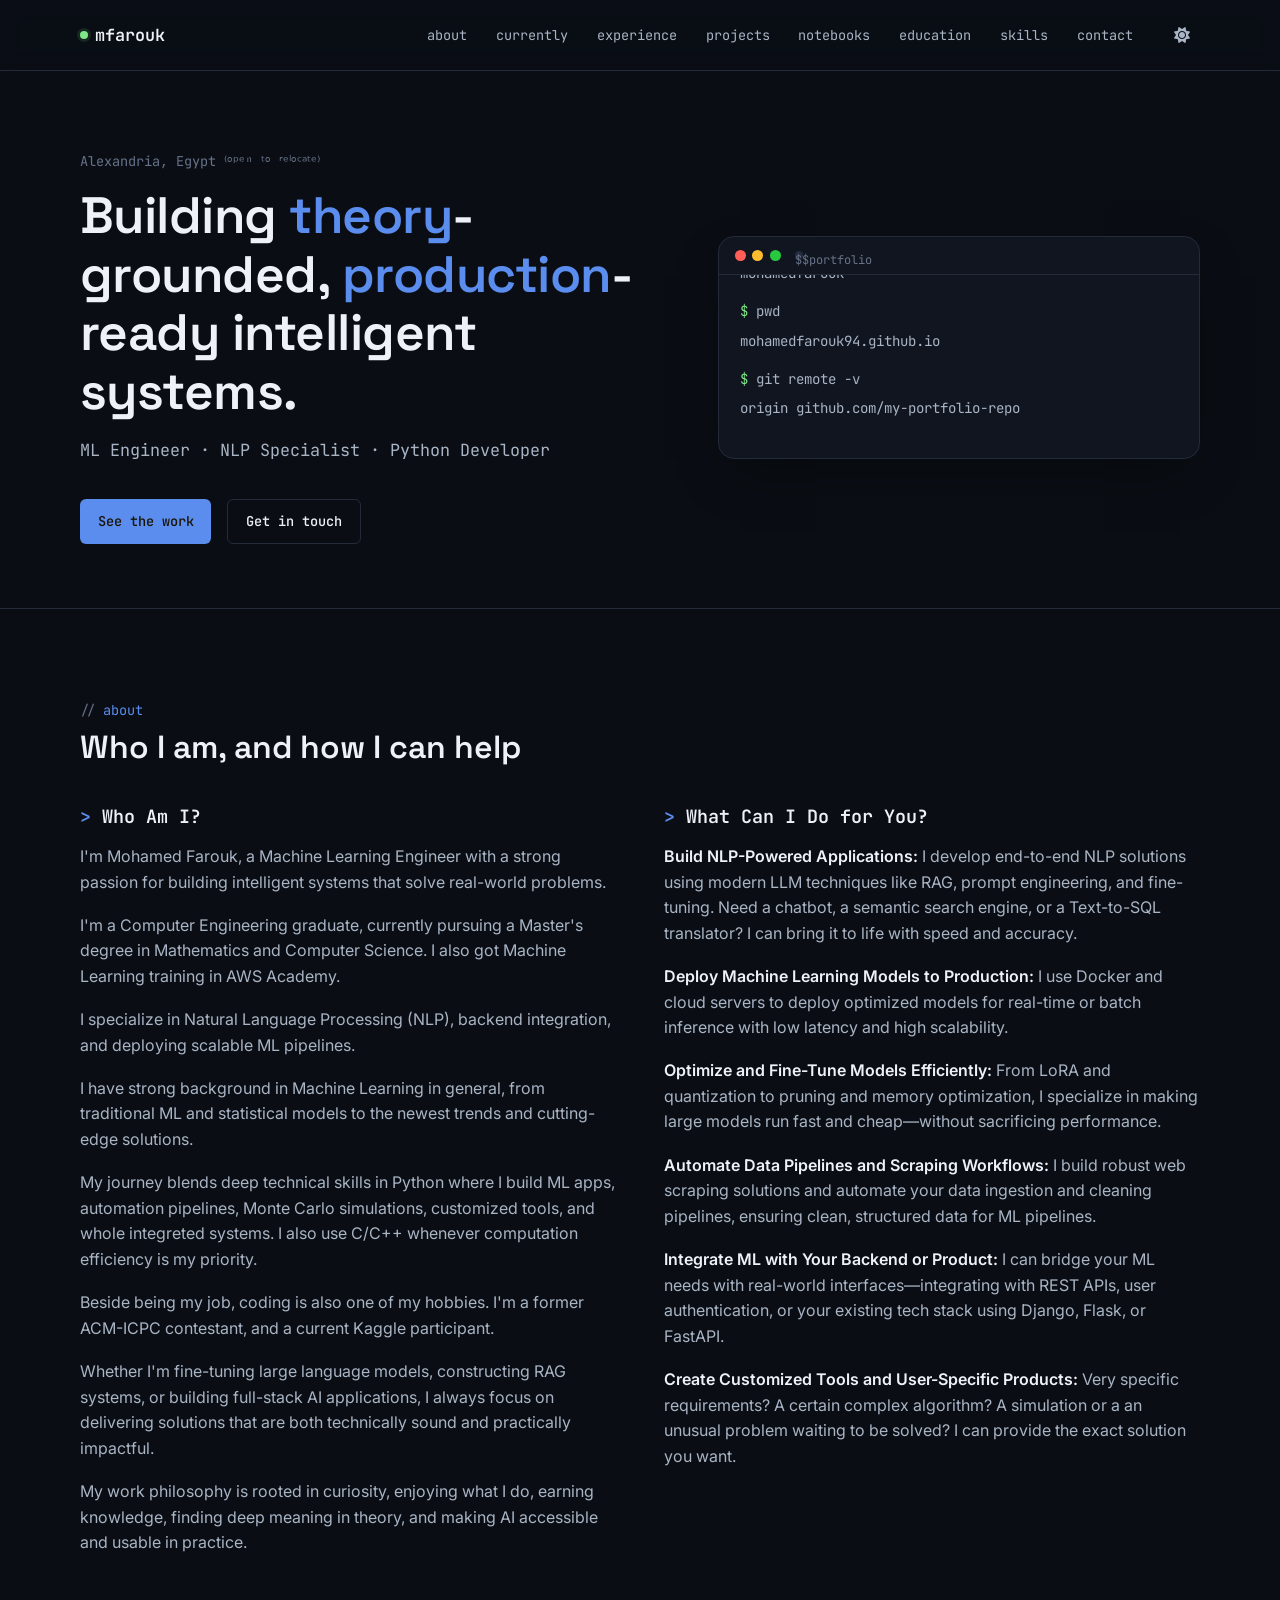
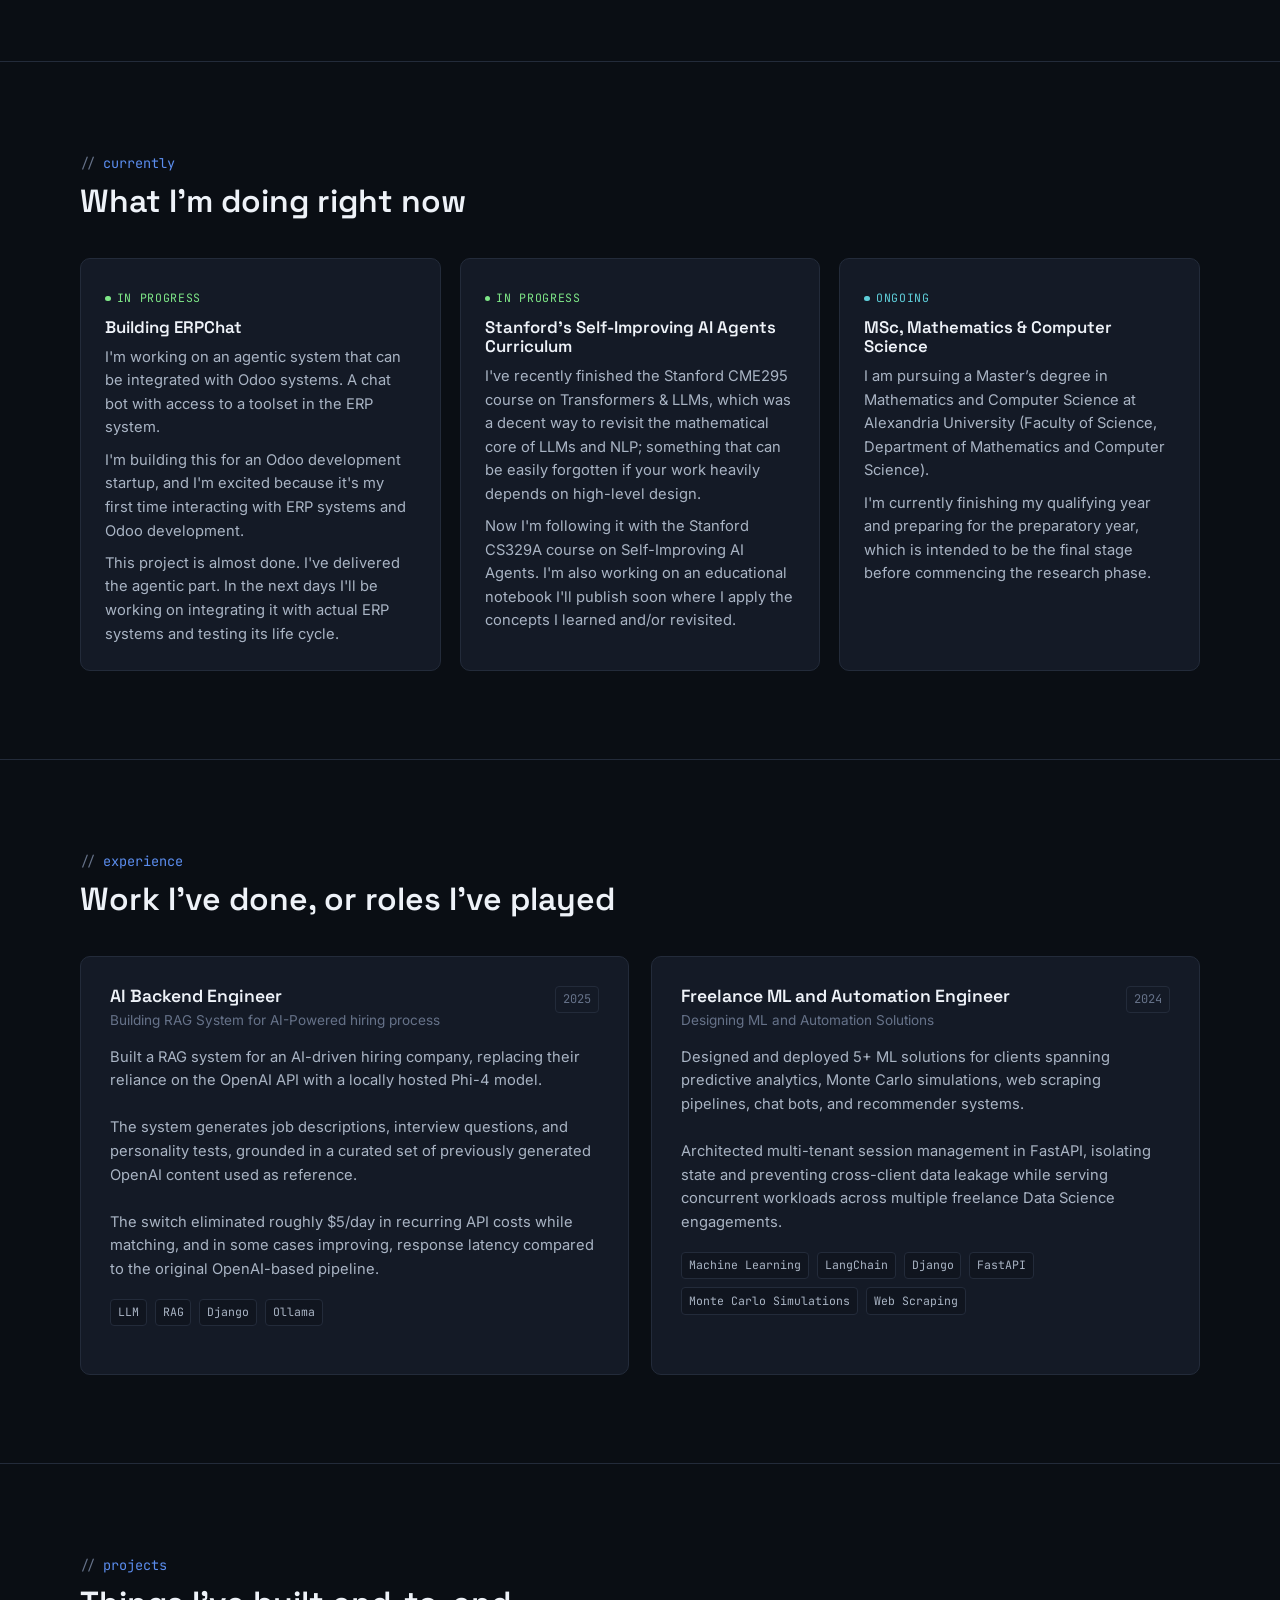
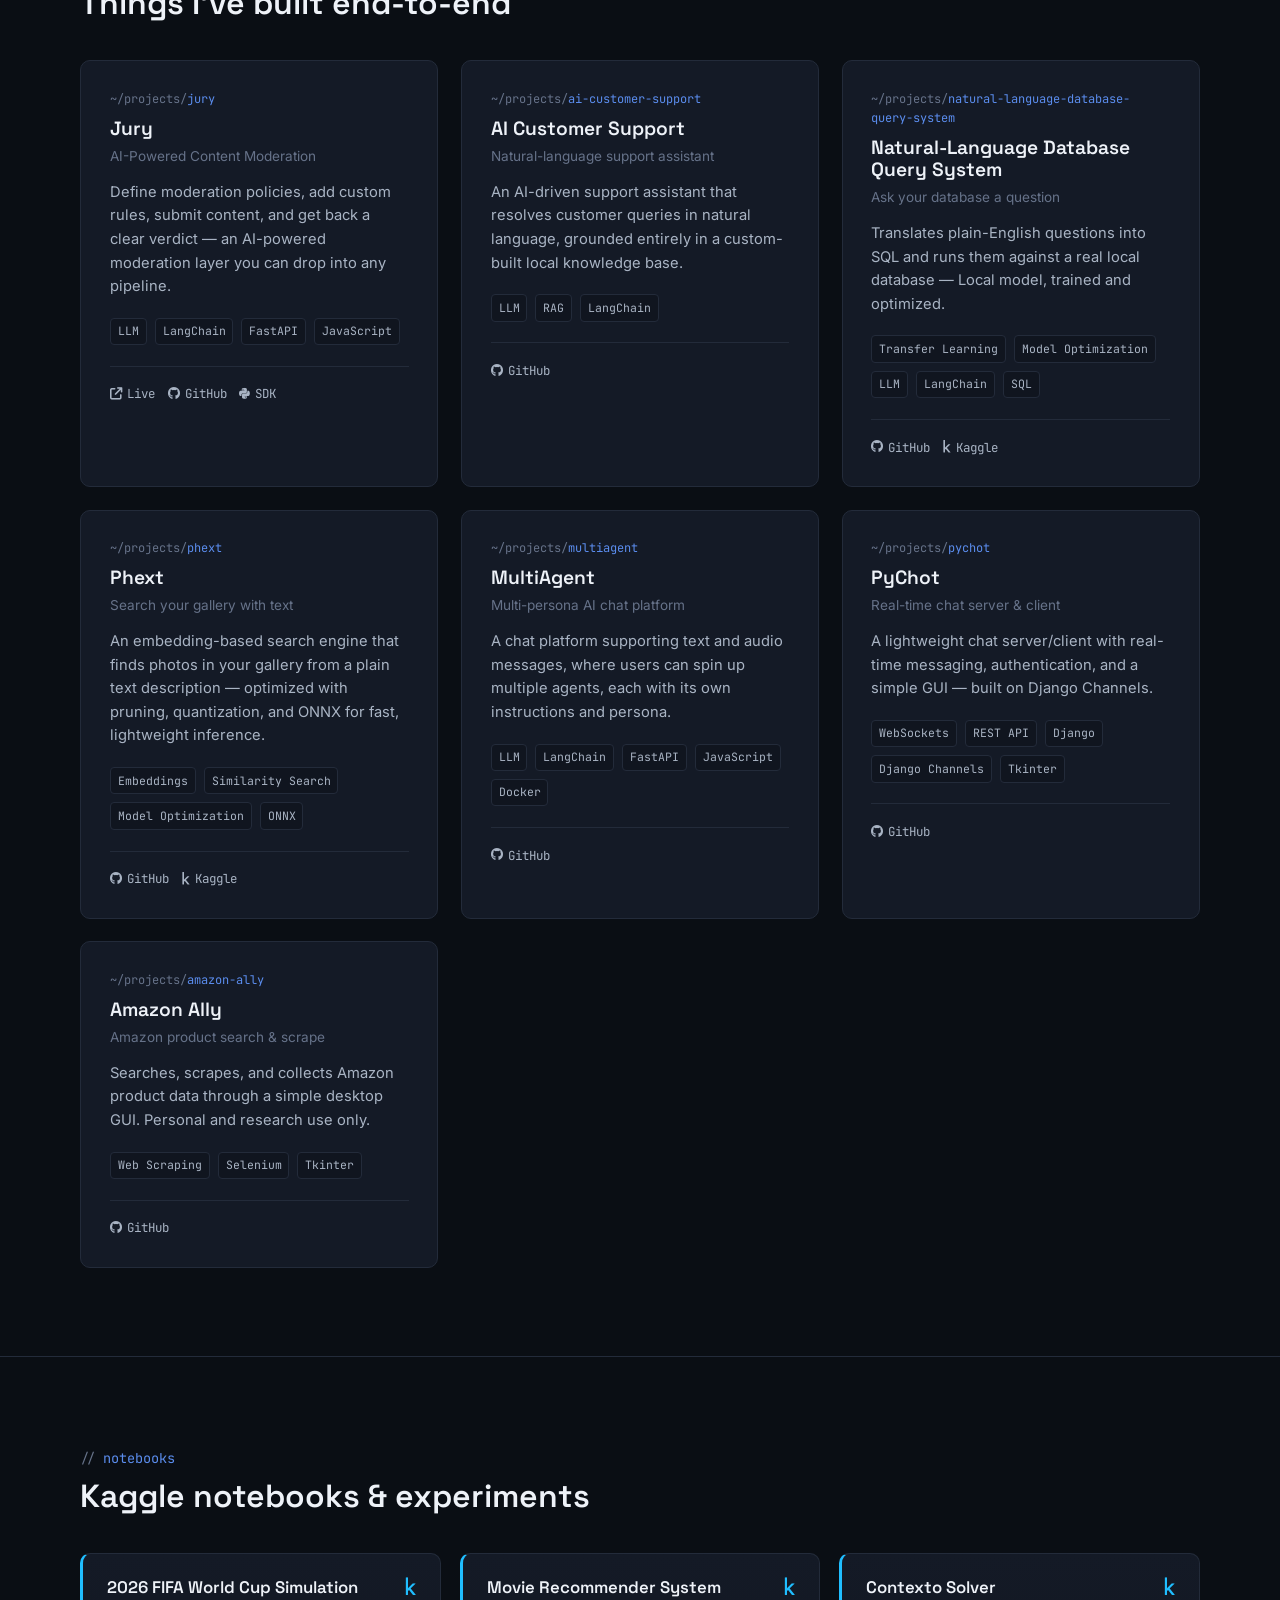
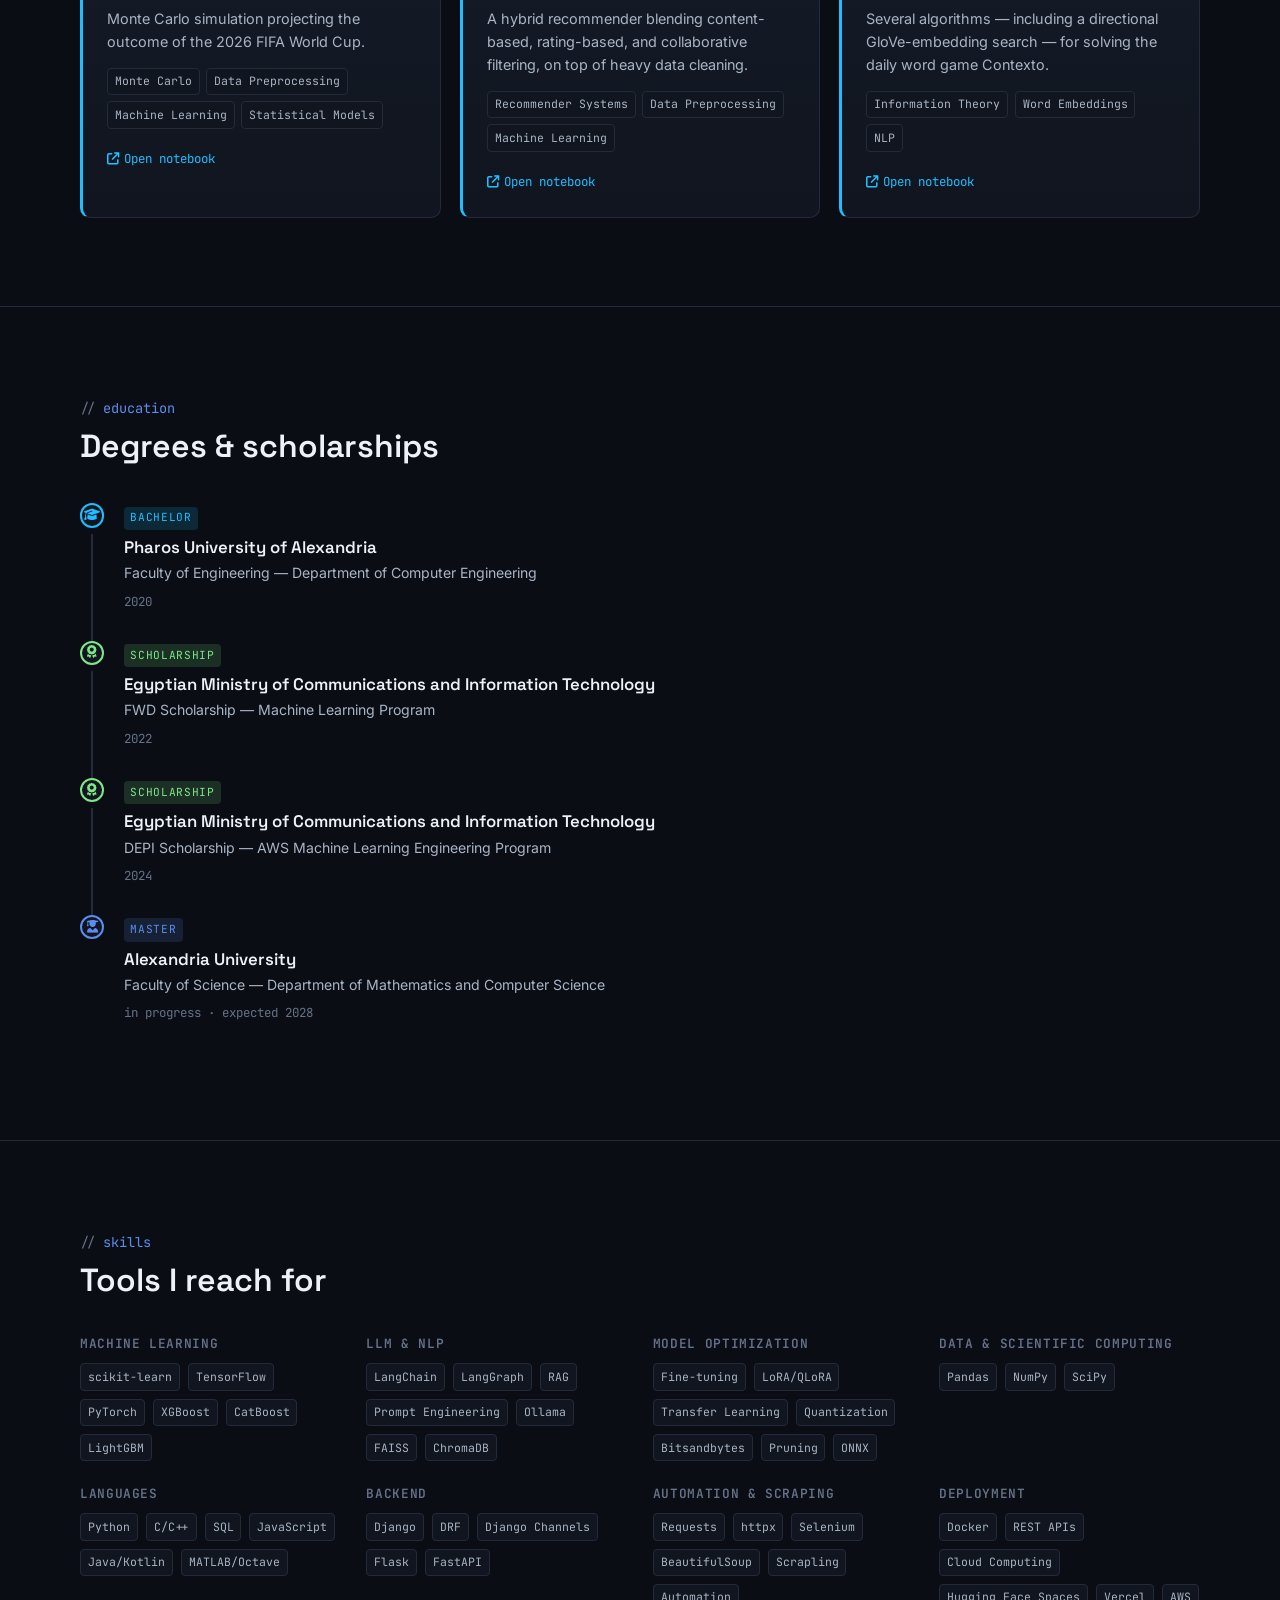
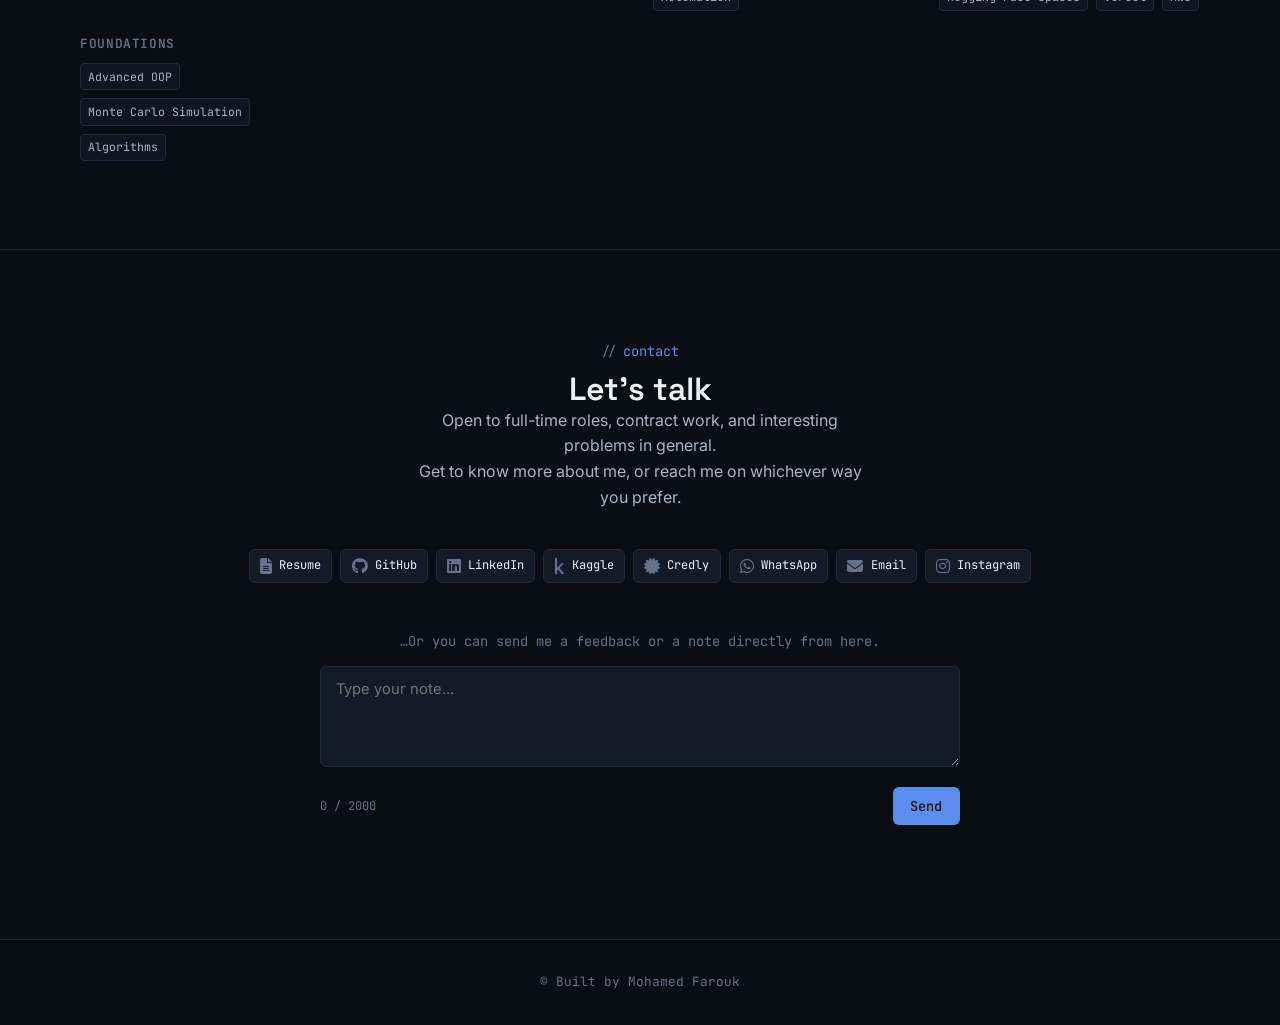
<file: index.html>
<!doctype html>
<html lang="en">
  <head>
    <meta charset="UTF-8" />
    <meta name="viewport" content="width=device-width, initial-scale=1" />
    <meta name="description" content="Mohamed Farouk — ML Engineer, NLP Specialist, Python Developer." />

    <meta property="og:title" content="Mohamed Farouk – ML Engineer & NLP Specialist" />
    <meta property="og:description" content="Portfolio showcasing NLP, ML, and backend projects by Mohamed Farouk." />
    <meta property="og:url" content="https://mohamedfarouk94.github.io/" />
    <meta property="og:type" content="website" />

    <meta name="twitter:card" content="summary" />
    <meta name="twitter:title" content="Mohamed Farouk – ML Engineer & NLP Specialist" />
    <meta name="twitter:description" content="Portfolio showcasing NLP, ML, and backend projects by Mohamed Farouk." />

    <link rel="preconnect" href="https://fonts.googleapis.com" />
    <link rel="preconnect" href="https://fonts.gstatic.com" crossorigin />
    <link rel="icon" type="image/png" href="favicon.png" />
    <link
      href="https://fonts.googleapis.com/css2?family=Space+Grotesk:wght@500;600;700&family=Inter:wght@400;500;600&family=JetBrains+Mono:wght@400;500;600&display=swap"
      rel="stylesheet"
    />
    <link
      rel="stylesheet"
      href="https://cdnjs.cloudflare.com/ajax/libs/font-awesome/6.5.0/css/all.min.css"
    />
    <link rel="stylesheet" href="css/styles.css" />
    <title>Mohamed Farouk — ML Engineer</title>
  </head>

  <body class="dark" id="top">
    <!-- ============================== HEADER / NAV ============================== -->
    <header class="site-header">
      <div class="wrap header-row">
        <a href="#top" class="logo"><span class="dot"></span>mfarouk</a>

        <nav class="nav">
          <ul class="nav__list" id="nav-list">
            <li class="nav__list-item"><a class="nav__link" href="#about">about</a></li>
            <li class="nav__list-item"><a class="nav__link" href="#currently">currently</a></li>
            <li class="nav__list-item"><a class="nav__link" href="#experience">experience</a></li>
            <li class="nav__list-item"><a class="nav__link" href="#projects">projects</a></li>
            <li class="nav__list-item"><a class="nav__link" href="#notebooks">notebooks</a></li>
            <li class="nav__list-item"><a class="nav__link" href="#education">education</a></li>
            <li class="nav__list-item"><a class="nav__link" href="#skills">skills</a></li>
            <li class="nav__list-item"><a class="nav__link" href="#contact">contact</a></li>
          </ul>

          <button type="button" class="icon-btn" id="btn-theme" aria-label="Toggle theme">
            <i class="fas fa-sun" aria-hidden="true"></i>
          </button>
          <button type="button" class="icon-btn nav__hamburger" id="btn-hamburger" aria-label="Toggle navigation">
            <i class="fas fa-bars" aria-hidden="true"></i>
          </button>
        </nav>
      </div>
    </header>

    <main>
      <!-- ============================== HERO ============================== -->
      <section class="hero">
        <div class="wrap hero__grid">
          <div>
            <div class="hero__kicker">Alexandria, Egypt ⁽ᵒᵖᵉⁿ ᵗᵒ ʳᵉˡᵒᶜᵃᵗᵉ⁾</div>
            <h1>Building <span class="accent">theory</span>-grounded, <span class="accent">production</span>-ready intelligent systems.</h1>
            <div class="hero__role">ML Engineer · NLP Specialist · Python Developer</div>
            <div class="hero__actions">
              <a class="btn btn--primary" href="#projects">See the work</a>
              <a class="btn btn--outline" href="#contact">Get in touch</a>
            </div>
          </div>

          <div class="terminal" aria-hidden="true">
            <div class="terminal__bar">
              <span></span><span></span><span></span>
              <span class="terminal__title">$$portfolio</span>
            </div>
            <div class="terminal__body">
              <div class="terminal__line">
              </div>
              <div id="terminal-typed"></div>
            </div>
          </div>
        </div>
      </section>

      <!-- ============================== ABOUT =============================
           Text below is kept unchanged per request — only the markup
           around it is new. Edit the paragraphs directly here. ============ -->
      <section class="section about" id="about">
        <div class="wrap">
          <div class="section-head">
            <div class="eyebrow">about</div>
            <h2>Who I am, and how I can help</h2>
          </div>

          <div class="about__columns">
            <div class="about__body">
              <h3>Who Am I?</h3>
              <p>
                I'm Mohamed Farouk, a Machine Learning Engineer with a strong passion for building intelligent systems that solve real-world problems.
              </p>
              <p>
                I'm a Computer Engineering graduate, currently pursuing a Master's degree in Mathematics and Computer Science. I also got Machine Learning training in AWS Academy.
              </p>
              <p>
                I specialize in Natural Language Processing (NLP), backend integration, and deploying scalable ML pipelines.
              </p>
              <p>
                I have strong background in Machine Learning in general, from traditional ML and statistical models to the newest trends and cutting-edge solutions.
              </p>
              <p>
                My journey blends deep technical skills in Python where I build ML apps, automation pipelines, Monte Carlo simulations, customized tools, and whole integreted systems. I also use C/C++ whenever computation efficiency is my priority.
              </p>
              <p>
                Beside being my job, coding is also one of my hobbies. I'm a former ACM-ICPC contestant, and a current Kaggle participant.
              </p>
              <p>
                Whether I'm fine-tuning large language models, constructing RAG systems, or building full-stack AI applications, I always focus on delivering solutions that are both technically sound and practically impactful.
              </p>
              <p>
                My work philosophy is rooted in curiosity, enjoying what I do, earning knowledge, finding deep meaning in theory, and making AI accessible and usable in practice.
              </p>
            </div>

            <div class="about__body">
              <h3>What Can I Do for You?</h3>
              <p>
                <strong>Build NLP-Powered Applications:</strong> I develop end-to-end NLP solutions using modern LLM techniques like RAG, prompt engineering, and fine-tuning. Need a chatbot, a semantic search engine, or a Text-to-SQL translator? I can bring it to life with speed and accuracy.
              </p>
              <p>
                <strong>Deploy Machine Learning Models to Production:</strong> I use Docker and cloud servers to deploy optimized models for real-time or batch inference with low latency and high scalability.
              </p>
              <p>
                <strong>Optimize and Fine-Tune Models Efficiently:</strong> From LoRA and quantization to pruning and memory optimization, I specialize in making large models run fast and cheap—without sacrificing performance.
              </p>
              <p>
                <strong>Automate Data Pipelines and Scraping Workflows:</strong> I build robust web scraping solutions and automate your data ingestion and cleaning pipelines, ensuring clean, structured data for ML pipelines.
              </p>
              <p>
                <strong>Integrate ML with Your Backend or Product:</strong> I can bridge your ML needs with real-world interfaces—integrating with REST APIs, user authentication, or your existing tech stack using Django, Flask, or FastAPI.
              </p>
              <p>
                <strong>Create Customized Tools and User-Specific Products:</strong> Very specific requirements? A certain complex algorithm? A simulation or a an unusual problem waiting to be solved? I can provide the exact solution you want.
              </p>
            </div>
          </div>
        </div>
      </section>

      <!-- ============================== CURRENTLY ==============================
           Edit CURRENTLY in js/content.js. ========== -->
      <section class="section currently" id="currently">
        <div class="wrap">
          <div class="section-head">
            <div class="eyebrow">currently</div>
            <h2>What I'm doing right now</h2>
          </div>
          <div class="currently__grid" id="currently-grid"></div>
        </div>
      </section>

      <!-- ============================== EXPERIENCE ==============================
     Client/freelance work with no public code. Edit EXPERIENCE in
     js/content.js. ============================================================ -->
      <section class="section experience" id="experience">
        <div class="wrap">
          <div class="section-head">
            <div class="eyebrow">experience</div>
            <h2>Work I've done, or roles I've played</h2>
          </div>
          <div class="experience__grid" id="experience-grid"></div>
        </div>
      </section>

      <!-- ============================== PROJECTS ==============================
           Edit PROJECTS in js/content.js. ======================================= -->
      <section class="section projects" id="projects">
        <div class="wrap">
          <div class="section-head">
            <div class="eyebrow">projects</div>
            <h2>Things I've built end-to-end</h2>
          </div>
          <div class="projects__grid" id="projects-grid"></div>
        </div>
      </section>

      <!-- ============================== NOTEBOOKS ==============================
           Kaggle-only work lives here, kept separate from Projects.
           Edit NOTEBOOKS in js/content.js. ======================================= -->
      <section class="section notebooks" id="notebooks">
        <div class="wrap">
          <div class="section-head">
            <div class="eyebrow">notebooks</div>
            <h2>Kaggle notebooks & experiments</h2>
          </div>
          <div class="notebooks__grid" id="notebooks-grid"></div>
        </div>
      </section>

      <!-- ============================== EDUCATION ==============================
          Edit EDUCATION in js/content.js. ========================================= -->
    <section class="section education" id="education">
      <div class="wrap">
        <div class="section-head">
          <div class="eyebrow">education</div>
          <h2>Degrees & scholarships</h2>
        </div>
        <div class="education__timeline" id="education-timeline"></div>
      </div>
    </section>

      <!-- ============================== SKILLS ==============================
           Edit SKILLS in js/content.js. ======================================= -->
      <section class="section skills" id="skills">
        <div class="wrap">
          <div class="section-head">
            <div class="eyebrow">skills</div>
            <h2>Tools I reach for</h2>
          </div>
          <div class="skills__groups" id="skills-groups"></div>
        </div>
      </section>

      <!-- ============================== CONTACT ==============================
           Edit CONTACT_LINKS in js/content.js. ================================= -->
      <section class="section contact" id="contact">
        <div class="wrap">
          <div class="section-head">
            <div class="eyebrow">contact</div>
            <h2>Let's talk</h2>
            <p class="contact__lead">
              Open to full-time roles, contract work, and interesting problems in general.<br>
              Get to know more about me, or reach me on whichever way you prefer.
            </p>
          </div>
          <div class="contact__row" id="contact-row"></div>
            <div class="feedback-box">
            <p class="feedback-box__lead">…Or you can send me a feedback or a note directly from here.</p>
            <form id="feedback-form" class="feedback-form">
              <textarea id="feedback-text" class="feedback-form__textarea" maxlength="2000" rows="4" placeholder="Type your note..." required></textarea>
              <div class="feedback-form__footer">
                <span class="feedback-form__count" id="feedback-count">0 / 2000</span>
                <button type="submit" class="btn btn--primary" id="feedback-submit">Send</button>
              </div>
              <p class="feedback-form__status" id="feedback-status" aria-live="polite"></p>
            </form>
          </div>
        </div>
      </section>
    </main>

    <a href="#top" class="scroll-top" id="scroll-top" aria-label="Scroll to top">
      <i class="fas fa-arrow-up" aria-hidden="true"></i>
    </a>

    <footer class="site-footer">
      <div class="wrap">© Built by Mohamed Farouk</div>
    </footer>

    <script src="js/content.js"></script>
    <script src="js/render.js"></script>
    <script src="js/main.js"></script>
  </body>
</html>
</file>
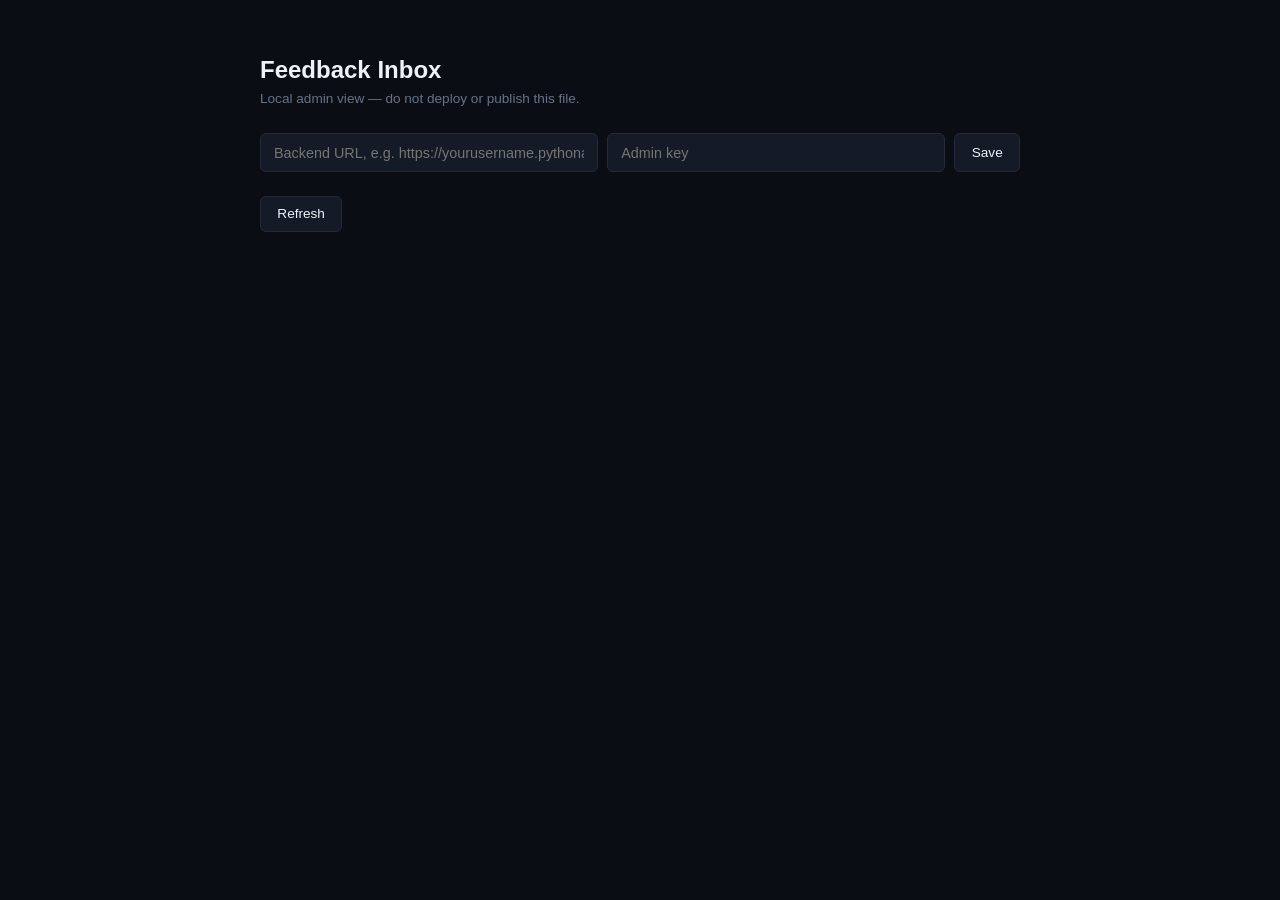
<file: feedback/admin.html>
<!doctype html>
<html lang="en">
<head>
<meta charset="UTF-8" />
<meta name="viewport" content="width=device-width, initial-scale=1" />
<title>Feedback Inbox (local only)</title>
<style>
  :root {
    --bg: #0a0e14;
    --surface: #141a26;
    --border: #232b3a;
    --fg: #a9b4c4;
    --fg-strong: #eef2f8;
    --fg-dim: #667289;
    --accent: #5b8dee;
    --danger: #ff6b6b;
  }
  * { box-sizing: border-box; }
  body {
    background: var(--bg);
    color: var(--fg);
    font-family: -apple-system, "Inter", sans-serif;
    margin: 0;
    padding: 2.5em 1.5em 4em;
  }
  .wrap { max-width: 760px; margin: 0 auto; }
  h1 {
    color: var(--fg-strong);
    font-size: 1.5rem;
    margin-bottom: 0.3em;
  }
  .sub {
    color: var(--fg-dim);
    font-size: 0.85rem;
    margin-bottom: 2em;
  }
  .config-row {
    display: flex;
    gap: 0.6em;
    margin-bottom: 1.5em;
    flex-wrap: wrap;
  }
  input[type="text"], input[type="password"] {
    flex: 1;
    min-width: 200px;
    padding: 0.7em 0.9em;
    background: var(--surface);
    border: 1px solid var(--border);
    border-radius: 6px;
    color: var(--fg-strong);
    font-family: inherit;
    font-size: 0.9rem;
  }
  button {
    padding: 0.7em 1.2em;
    border: 1px solid var(--border);
    border-radius: 6px;
    background: var(--surface);
    color: var(--fg-strong);
    font-family: inherit;
    font-size: 0.85rem;
    cursor: pointer;
  }
  button:hover { border-color: var(--accent); color: var(--accent); }
  button.danger:hover { border-color: var(--danger); color: var(--danger); }
  button:disabled { opacity: 0.5; cursor: not-allowed; }

  .status {
    font-size: 0.85rem;
    color: var(--fg-dim);
    margin-bottom: 1.5em;
    min-height: 1.2em;
  }
  .status.is-error { color: var(--danger); }

  .msg-card {
    background: var(--surface);
    border: 1px solid var(--border);
    border-radius: 10px;
    padding: 1.2em 1.4em;
    margin-bottom: 1em;
  }
  .msg-card__meta {
    display: flex;
    justify-content: space-between;
    align-items: center;
    font-size: 0.75rem;
    color: var(--fg-dim);
    margin-bottom: 0.8em;
    flex-wrap: wrap;
    gap: 0.5em;
  }
  .msg-card__text {
    color: var(--fg-strong);
    white-space: pre-wrap;
    line-height: 1.5;
    margin-bottom: 0.9em;
  }
  .empty {
    color: var(--fg-dim);
    text-align: center;
    padding: 3em 0;
  }
</style>
</head>
<body>
  <div class="wrap">
    <h1>Feedback Inbox</h1>
    <div class="sub">Local admin view — do not deploy or publish this file.</div>

    <div class="config-row">
      <input type="text" id="api-url" placeholder="Backend URL, e.g. https://yourusername.pythonanywhere.com" />
      <input type="password" id="admin-key" placeholder="Admin key" />
      <button id="save-config">Save</button>
    </div>

    <div class="config-row">
      <button id="refresh-btn">Refresh</button>
    </div>

    <div class="status" id="status"></div>
    <div id="messages"></div>
  </div>

<script>
  const els = {
    apiUrl: document.getElementById("api-url"),
    adminKey: document.getElementById("admin-key"),
    saveBtn: document.getElementById("save-config"),
    refreshBtn: document.getElementById("refresh-btn"),
    status: document.getElementById("status"),
    messages: document.getElementById("messages"),
  };

  // Load any previously saved config from this browser's local storage.
  els.apiUrl.value = localStorage.getItem("feedback-api-url") || "";
  els.adminKey.value = localStorage.getItem("feedback-admin-key") || "";

  els.saveBtn.addEventListener("click", () => {
    localStorage.setItem("feedback-api-url", els.apiUrl.value.trim().replace(/\/$/, ""));
    localStorage.setItem("feedback-admin-key", els.adminKey.value.trim());
    setStatus("Saved.");
    loadMessages();
  });

  els.refreshBtn.addEventListener("click", loadMessages);

  function setStatus(text, isError = false) {
    els.status.textContent = text;
    els.status.className = "status" + (isError ? " is-error" : "");
  }

  function getConfig() {
    const apiUrl = localStorage.getItem("feedback-api-url") || "";
    const adminKey = localStorage.getItem("feedback-admin-key") || "";
    return { apiUrl, adminKey };
  }

  function formatTime(iso) {
    try {
      return new Date(iso).toLocaleString();
    } catch {
      return iso;
    }
  }

  async function loadMessages() {
    const { apiUrl, adminKey } = getConfig();
    if (!apiUrl || !adminKey) {
      setStatus("Enter the backend URL and admin key, then click Save.", true);
      return;
    }

    setStatus("Loading...");
    try {
      const res = await fetch(`${apiUrl}/api/messages`, {
        headers: { "X-Admin-Key": adminKey },
      });
      if (res.status === 401) {
        setStatus("Unauthorized — check your admin key.", true);
        return;
      }
      if (!res.ok) throw new Error(`Request failed (${res.status})`);

      const data = await res.json();
      renderMessages(data);
      setStatus(`${data.length} message${data.length === 1 ? "" : "s"} — last refreshed ${new Date().toLocaleTimeString()}`);
    } catch (err) {
      setStatus(`Failed to load: ${err.message}`, true);
    }
  }

  async function deleteMessage(id) {
    const { apiUrl, adminKey } = getConfig();
    if (!confirm("Delete this message? This can't be undone.")) return;

    try {
      const res = await fetch(`${apiUrl}/api/messages/${id}`, {
        method: "DELETE",
        headers: { "X-Admin-Key": adminKey },
      });
      if (!res.ok) throw new Error(`Request failed (${res.status})`);
      loadMessages();
    } catch (err) {
      setStatus(`Failed to delete: ${err.message}`, true);
    }
  }

  function renderMessages(list) {
    if (!list.length) {
      els.messages.innerHTML = '<div class="empty">No messages yet.</div>';
      return;
    }
    els.messages.innerHTML = list
      .map(
        (m) => `
        <div class="msg-card">
          <div class="msg-card__meta">
            <span>${formatTime(m.created_at)} · ${m.ip}</span>
            <button class="danger" data-id="${m.id}">Delete</button>
          </div>
          <div class="msg-card__text"></div>
        </div>`
      )
      .join("");

    // set text via textContent (not innerHTML) so message text can never
    // be interpreted as HTML/script
    const cards = els.messages.querySelectorAll(".msg-card");
    cards.forEach((card, i) => {
      card.querySelector(".msg-card__text").textContent = list[i].text;
      card.querySelector("button.danger").addEventListener("click", (e) => {
        deleteMessage(e.target.dataset.id);
      });
    });
  }

  if (getConfig().apiUrl && getConfig().adminKey) {
    loadMessages();
  }
</script>
</body>
</html>
</file>
<file: css/styles.css>
/* ===================================================================
   TOKENS
=================================================================== */
* {
  margin: 0;
  padding: 0;
  border: 0;
  box-sizing: border-box;
}

:root {
  --font-display: "Space Grotesk", sans-serif;
  --font-body: "Inter", sans-serif;
  --font-mono: "JetBrains Mono", monospace;

  --radius-sm: 6px;
  --radius-md: 10px;
  --radius-lg: 16px;

  --max-w: 1120px;

  --kaggle: #20beff;
}

.dark {
  --bg: #0a0e14;
  --bg-elevated: #10151f;
  --surface: #141a26;
  --surface-hover: #182031;
  --border: #232b3a;
  --fg: #a9b4c4;
  --fg-strong: #eef2f8;
  --fg-dim: #667289;
  --accent: #5b8dee;
  --accent-strong: #7ba3f2;
  --accent-soft: rgba(91, 141, 238, 0.12);
  --accent-2: #7ee787;
  --accent-2-soft: rgba(126, 231, 135, 0.12);
  --shadow: 0 20px 50px -20px rgba(0, 0, 0, 0.6);
}

.light {
  --bg: #f4f6f9;
  --bg-elevated: #ffffff;
  --surface: #ffffff;
  --surface-hover: #eef1f6;
  --border: #dde2ea;
  --fg: #4a5162;
  --fg-strong: #171b26;
  --fg-dim: #8991a3;
  --accent: #5b8dee;
  --accent-strong: #7ba3f2;
  --accent-soft: rgba(91, 141, 238, 0.12);
  --accent-2: #1f8a4c;
  --accent-2-soft: rgba(31, 138, 76, 0.1);
  --shadow: 0 20px 50px -25px rgba(30, 40, 60, 0.25);
}

html {
  scroll-behavior: smooth;
}

body {
  background: var(--bg);
  color: var(--fg);
  font-family: var(--font-body);
  line-height: 1.6;
  -webkit-font-smoothing: antialiased;
}

h1, h2, h3, h4 {
  font-family: var(--font-display);
  color: var(--fg-strong);
  line-height: 1.15;
  font-weight: 600;
}

a {
  color: inherit;
  text-decoration: none;
}

ul {
  list-style: none;
}

::selection {
  background: var(--accent);
  color: var(--bg);
}

.wrap {
  max-width: var(--max-w);
  width: 92%;
  margin: 0 auto;
}

@media (prefers-reduced-motion: reduce) {
  *, *::before, *::after {
    animation-duration: 0.001ms !important;
    transition-duration: 0.001ms !important;
  }
}

/* ===================================================================
   EYEBROW / SECTION LABEL — "// comment" motif
=================================================================== */
.eyebrow {
  display: inline-flex;
  align-items: center;
  gap: 0.5em;
  font-family: var(--font-mono);
  font-size: 0.85rem;
  color: var(--accent);
  margin-bottom: 0.6em;
}

.eyebrow::before {
  content: "//";
  color: var(--fg-dim);
}

.section-head {
  margin-bottom: 2.4em;
}

.section-head h2 {
  font-size: 2rem;
}

.section {
  padding: 5.5em 0;
  border-top: 1px solid var(--border);
}

/* ===================================================================
   HEADER / NAV
=================================================================== */
.site-header {
  position: sticky;
  top: 0;
  z-index: 50;
  background: color-mix(in srgb, var(--bg) 85%, transparent);
  backdrop-filter: blur(10px);
  border-bottom: 1px solid var(--border);
}

.header-row {
  height: 4.4em;
  display: flex;
  align-items: center;
  justify-content: space-between;
}

.logo {
  font-family: var(--font-mono);
  font-weight: 600;
  font-size: 1.05rem;
  color: var(--fg-strong);
  display: flex;
  align-items: center;
  gap: 0.4em;
}

.logo .dot {
  width: 0.5em;
  height: 0.5em;
  border-radius: 50%;
  background: var(--accent-2);
  box-shadow: 0 0 0 3px var(--accent-2-soft);
}

.nav {
  display: flex;
  align-items: center;
  gap: 2em;
}

.nav__list {
  display: flex;
  gap: 1.8em;
}

.nav__link {
  font-family: var(--font-mono);
  font-size: 0.85rem;
  color: var(--fg);
  position: relative;
  padding-bottom: 0.2em;
}

.nav__link:hover {
  color: var(--fg-strong);
}

.nav__link::before {
  content: "";
  position: absolute;
  left: 0;
  bottom: 0;
  height: 2px;
  width: 0%;
  background: var(--accent);
  transition: width 0.2s ease;
}

.nav__link:hover::before {
  width: 100%;
}

.icon-btn {
  display: inline-flex;
  align-items: center;
  justify-content: center;
  width: 2.2em;
  height: 2.2em;
  border-radius: var(--radius-sm);
  color: var(--fg);
  font-size: 1rem;
  background: transparent;
  cursor: pointer;
}

.icon-btn:hover {
  background: var(--surface-hover);
  color: var(--accent);
}

.nav__hamburger {
  display: none;
}

@media (max-width: 780px) {
  .nav__list {
    display: none;
    position: absolute;
    top: 4.4em;
    left: 0;
    right: 0;
    flex-direction: column;
    gap: 0;
    background: var(--bg-elevated);
    border-bottom: 1px solid var(--border);
    padding: 0.5em 0;
  }
  .nav__list.is-open {
    display: flex;
  }
  .nav__list-item {
    width: 100%;
  }
  .nav__link {
    display: block;
    padding: 0.9em 6%;
  }
  .nav__hamburger {
    display: inline-flex;
  }
}

/* ===================================================================
   HERO — terminal boot sequence (signature element)
=================================================================== */
.hero {
  padding: 5em 0 4em;
}

.hero__grid {
  display: grid;
  grid-template-columns: 1.1fr 0.9fr;
  gap: 3em;
  align-items: center;
}

@media (max-width: 900px) {
  .hero__grid {
    grid-template-columns: 1fr;
  }
}

.hero__kicker {
  font-family: var(--font-mono);
  font-size: 0.85rem;
  color: var(--fg-dim);
  margin-bottom: 1em;
}

.hero h1 {
  font-size: 3.2rem;
  letter-spacing: -0.01em;
}

.hero h1 .accent {
  color: var(--accent);
}

.hero__role {
  font-family: var(--font-mono);
  color: var(--fg);
  font-size: 1.05rem;
  margin-top: 0.9em;
}

.hero__actions {
  display: flex;
  gap: 1em;
  margin-top: 2.2em;
  flex-wrap: wrap;
}

@media (max-width: 600px) {
  .hero h1 {
    font-size: 2.2rem;
  }
}

/* terminal window */
.terminal {
  background: var(--bg-elevated);
  border: 1px solid var(--border);
  border-radius: var(--radius-lg);
  box-shadow: var(--shadow);
  overflow: hidden;
}

.terminal__bar {
  display: flex;
  align-items: center;
  gap: 0.4em;
  padding: 0.8em 1em;
  border-bottom: 1px solid var(--border);
}

.terminal__bar span {
  width: 0.7em;
  height: 0.7em;
  border-radius: 50%;
  background: var(--border);
}

.terminal__bar span:nth-child(1) { background: #ff5f57; }
.terminal__bar span:nth-child(2) { background: #febc2e; }
.terminal__bar span:nth-child(3) { background: #28c840; }

.terminal__title {
  font-family: var(--font-mono);
  font-size: 0.75rem;
  color: var(--fg-dim);
  margin-left: 0.6em;
}

.terminal__body {
  padding: 1.4em 1.5em 1.6em;
  font-family: var(--font-mono);
  font-size: 0.88rem;
  height: 13em;
  overflow-y: auto;
  scroll-behavior: smooth;
}

.terminal__body::-webkit-scrollbar {
  width: 6px;
}

.terminal__body::-webkit-scrollbar-thumb {
  background: var(--border);
  border-radius: 3px;
}

.terminal__line {
  display: flex;
  gap: 0.6em;
  margin-bottom: 0.5em;
}

.terminal__line:has(.terminal__output.k) {
  margin-bottom: 1.1em;
}

.terminal__prompt {
  color: var(--accent-2);
  flex-shrink: 0;
}

.terminal__output {
  color: var(--fg);
  white-space: pre-wrap;
}

.terminal__output .k {
  color: var(--accent);
}

.cursor {
  display: inline-block;
  width: 0.55em;
  height: 1.1em;
  background: var(--accent);
  margin-left: 0.15em;
  vertical-align: text-bottom;
  animation: blink 1s step-end infinite;
}

@keyframes blink {
  50% { opacity: 0; }
}

.typed-line {
  border-right: none;
}

/* ===================================================================
   BUTTONS
=================================================================== */
.btn {
  display: inline-flex;
  align-items: center;
  gap: 0.5em;
  padding: 0.75em 1.3em;
  border-radius: var(--radius-sm);
  font-family: var(--font-mono);
  font-size: 0.85rem;
  font-weight: 500;
  transition: transform 0.15s ease, background 0.15s ease, color 0.15s ease;
}

.btn--primary {
  background: var(--accent);
  color: #191305;
}

.btn--primary:hover {
  background: var(--accent-strong);
  transform: translateY(-2px);
}

.btn--outline {
  border: 1px solid var(--border);
  color: var(--fg-strong);
}

.btn--outline:hover {
  border-color: var(--accent);
  color: var(--accent);
  transform: translateY(-2px);
}

/* ===================================================================
   ABOUT
=================================================================== */
.about__body p {
  max-width: 72ch;
  margin-bottom: 1.1em;
  color: var(--fg);
}

.about__columns {
  display: grid;
  grid-template-columns: 1fr 1fr;
  gap: 3em;
  margin-top: 2.5em;
}

@media (max-width: 860px) {
  .about__columns {
    grid-template-columns: 1fr;
    gap: 2.5em;
  }
}

.about__columns h3 {
  font-size: 1.15rem;
  margin-bottom: 0.9em;
  font-family: var(--font-mono);
  font-weight: 600;
}

.about__columns h3::before {
  content: "> ";
  color: var(--accent);
}

.about__body strong {
  color: var(--fg-strong);
  font-weight: 600;
}

/* ===================================================================
   CURRENTLY
=================================================================== */
.currently__grid {
  display: grid;
  grid-template-columns: repeat(auto-fit, minmax(19em, 1fr));
  gap: 1.2em;
}

.now-card {
  background: var(--surface);
  border: 1px solid var(--border);
  border-radius: var(--radius-md);
  padding: 1.5em;
  position: relative;
}

.now-card__status {
  display: inline-flex;
  align-items: center;
  gap: 0.5em;
  font-family: var(--font-mono);
  font-size: 0.72rem;
  text-transform: uppercase;
  letter-spacing: 0.06em;
  color: var(--accent-2);
  margin-bottom: 0.9em;
}

.now-card p {
  font-size: 0.92rem;
  color: var(--fg);
  margin-bottom: 0.6em;
}

.now-card p:last-child {
  margin-bottom: 0;
}

.now-card__status .dot {
  width: 0.5em;
  height: 0.5em;
  border-radius: 50%;
  background: var(--accent-2);
}

.now-card__status.is-active {
  color: var(--accent-2);
}
.now-card__status.is-active .dot {
  background: var(--accent-2);
}

.now-card__status.is-ongoing {
  color: #5ecdd8;
}
.now-card__status.is-ongoing .dot {
  background: #5ecdd8;
}

.now-card__status.is-paused {
  color: var(--fg-dim);
}
.now-card__status.is-paused .dot {
  background: var(--fg-dim);
}

.now-card__status .dot {
  animation: pulse 1.8s ease-in-out infinite;
}

@keyframes pulse {
  0%, 100% { opacity: 1; }
  50% { opacity: 0.35; }
}

.now-card h3 {
  font-size: 1.05rem;
  margin-bottom: 0.5em;
}

.now-card p {
  font-size: 0.92rem;
  color: var(--fg);
}

/* ===================================================================
   PROJECTS
=================================================================== */
.projects__grid {
  display: grid;
  grid-template-columns: repeat(auto-fit, minmax(21em, 1fr));
  gap: 1.4em;
}

.project-card {
  background: var(--surface);
  border: 1px solid var(--border);
  border-radius: var(--radius-md);
  padding: 1.8em;
  display: flex;
  flex-direction: column;
  transition: transform 0.2s ease, border-color 0.2s ease;
}

.project-card:hover {
  transform: translateY(-5px);
  border-color: var(--accent);
}

.project-card__path {
  font-family: var(--font-mono);
  font-size: 0.75rem;
  color: var(--fg-dim);
  margin-bottom: 0.7em;
}

.project-card__path span {
  color: var(--accent);
}

.project-card h3 {
  font-size: 1.2rem;
  margin-bottom: 0.3em;
}

.project-card__tagline {
  font-size: 0.85rem;
  color: var(--fg-dim);
  margin-bottom: 1em;
}

.project-card__desc {
  font-size: 0.92rem;
  color: var(--fg);
  flex-grow: 1;
  margin-bottom: 1.3em;
}

.project-card__stack {
  display: flex;
  flex-wrap: wrap;
  gap: 0.5em;
  margin-bottom: 1.3em;
}

.tag {
  font-family: var(--font-mono);
  font-size: 0.72rem;
  color: var(--fg);
  background: var(--bg-elevated);
  border: 1px solid var(--border);
  padding: 0.3em 0.6em;
  border-radius: 4px;
}

.project-card__links {
  display: flex;
  gap: 0.8em;
  border-top: 1px solid var(--border);
  padding-top: 1.1em;
  margin-top: auto;
}

.project-card__links a {
  display: inline-flex;
  align-items: center;
  gap: 0.4em;
  font-family: var(--font-mono);
  font-size: 0.78rem;
  color: var(--fg);
}

.project-card__links a:hover {
  color: var(--accent);
}

/* full-width option for a card with an especially long description */
.project-card--wide {
  grid-column: 1 / -1;
}

@media (min-width: 900px) {
  .project-card--wide .project-card__inner {
    display: grid;
    grid-template-columns: 1fr 1fr;
    gap: 2em;
  }
}

/* ===================================================================
   EXPERIENCE
=================================================================== */
.experience__grid {
  display: grid;
  grid-template-columns: repeat(auto-fit, minmax(21em, 1fr));
  gap: 1.4em;
}

.experience-card {
  background: var(--surface);
  border: 1px solid var(--border);
  border-radius: var(--radius-md);
  padding: 1.8em;
}

.experience-card__head {
  display: flex;
  justify-content: space-between;
  align-items: flex-start;
  gap: 1em;
  margin-bottom: 0.9em;
}

.experience-card h3 {
  font-size: 1.1rem;
  margin-bottom: 0.2em;
}

.experience-card__context {
  font-size: 0.85rem;
  color: var(--fg-dim);
}

.experience-card__timeframe {
  font-family: var(--font-mono);
  font-size: 0.75rem;
  color: var(--fg-dim);
  border: 1px solid var(--border);
  border-radius: 4px;
  padding: 0.25em 0.6em;
  flex-shrink: 0;
  white-space: nowrap;
}

.experience-card__desc {
  font-size: 0.92rem;
  color: var(--fg);
  margin-bottom: 1.2em;
}

.experience-card__stack {
  display: flex;
  flex-wrap: wrap;
  gap: 0.5em;
  margin-bottom: 1.2em;
}

/* ===================================================================
   NOTEBOOKS — distinct, lighter card style
=================================================================== */
.notebooks__grid {
  display: grid;
  grid-template-columns: repeat(auto-fit, minmax(18em, 1fr));
  gap: 1.2em;
}

.notebook-card {
  border: 1px solid var(--border);
  border-radius: var(--radius-md);
  padding: 1.5em;
  background: linear-gradient(180deg, var(--surface) 0%, var(--bg-elevated) 100%);
  border-left: 3px solid var(--kaggle);
  transition: transform 0.2s ease;
}

.notebook-card:hover {
  transform: translateY(-4px);
}

.notebook-card__head {
  display: flex;
  align-items: flex-start;
  justify-content: space-between;
  gap: 0.8em;
  margin-bottom: 0.6em;
}

.notebook-card h3 {
  font-size: 1.05rem;
}

.notebook-card__icon {
  color: var(--kaggle);
  font-size: 1.1rem;
  flex-shrink: 0;
}

.notebook-card p {
  font-size: 0.9rem;
  color: var(--fg);
  margin-bottom: 1em;
}

.notebook-card__stack {
  display: flex;
  flex-wrap: wrap;
  gap: 0.4em;
  margin-bottom: 1em;
}

.notebook-card__link {
  font-family: var(--font-mono);
  font-size: 0.78rem;
  color: var(--kaggle);
  display: inline-flex;
  align-items: center;
  gap: 0.4em;
}

/* ===================================================================
   EDUCATION
=================================================================== */
.education__timeline {
  display: flex;
  flex-direction: column;
}

.edu-item {
  display: flex;
  gap: 1.2em;
}

.edu-item__rail {
  display: flex;
  flex-direction: column;
  align-items: center;
  flex-shrink: 0;
}

.edu-item__marker {
  width: 1.9em;
  height: 1.9em;
  border-radius: 50%;
  background: var(--bg-elevated);
  border: 2px solid var(--edu-color, var(--accent));
  color: var(--edu-color, var(--accent));
  display: flex;
  align-items: center;
  justify-content: center;
  font-size: 0.8rem;
  flex-shrink: 0;
}

.edu-item__line {
  flex: 1;
  width: 2px;
  background: var(--border);
  margin-top: 0.4em;
  min-height: 1.6em;
}

.edu-item:last-child .edu-item__line {
  display: none;
}

.edu-item__content {
  flex: 1;
  padding-bottom: 1.8em;
}

.edu-item__type {
  display: inline-block;
  font-family: var(--font-mono);
  font-size: 0.7rem;
  text-transform: uppercase;
  letter-spacing: 0.06em;
  color: var(--edu-color, var(--accent));
  background: color-mix(in srgb, var(--edu-color, var(--accent)) 15%, transparent);
  padding: 0.25em 0.6em;
  border-radius: 4px;
  margin-bottom: 0.7em;
}

.edu-item__content h3 {
  font-size: 1.05rem;
  margin-bottom: 0.3em;
}

.edu-item__detail {
  font-size: 0.88rem;
  color: var(--fg);
  margin-bottom: 0.5em;
}

.edu-item__year {
  font-family: var(--font-mono);
  font-size: 0.78rem;
  color: var(--fg-dim);
}

/* ===================================================================
   SKILLS
=================================================================== */
.skills__groups {
  display: grid;
  grid-template-columns: repeat(auto-fit, minmax(15em, 1fr));
  gap: 1.6em;
}

.skill-group h3 {
  font-family: var(--font-mono);
  font-size: 0.8rem;
  text-transform: uppercase;
  letter-spacing: 0.05em;
  color: var(--fg-dim);
  margin-bottom: 0.9em;
}

.skill-group__list {
  display: flex;
  flex-wrap: wrap;
  gap: 0.5em;
}

/* ===================================================================
   CONTACT
=================================================================== */
.contact {
  text-align: center;
}

.contact__lead {
  max-width: 46ch;
  margin: 0 auto 2em;
  color: var(--fg);
}

.contact__row {
  display: flex;
  flex-wrap: wrap;
  justify-content: center;
  gap: 0.5em;
}

.contact-link {
  display: inline-flex;
  align-items: center;
  gap: 0.6em;
  padding: 0.55em 0.85em;
  border: 1px solid var(--border);
  border-radius: var(--radius-sm);
  font-family: var(--font-mono);
  font-size: 0.75rem;
  color: var(--fg-strong);
  background: var(--surface);
}

.contact-link i {
  font-size: 1rem;
  color: var(--fg-dim);
}

.contact-link:hover {
  border-color: var(--accent);
  color: var(--accent);
  transform: translateY(-2px);
}

.contact-link:hover i {
  color: var(--accent);
}

.feedback-box {
  max-width: 40em;
  margin: 3em auto 0;
  text-align: left;
}
.feedback-box__lead {
  font-family: var(--font-mono);
  font-size: 0.85rem;
  color: var(--fg-dim);
  margin-bottom: 1em;
  text-align: center;
}
.feedback-form__textarea {
  width: 100%;
  resize: vertical;
  min-height: 6em;
  padding: 0.9em 1em;
  border: 1px solid var(--border);
  border-radius: var(--radius-sm);
  background: var(--surface);
  color: var(--fg-strong);
  font-family: var(--font-body);
  font-size: 0.92rem;
}
.feedback-form__textarea:focus-visible {
  outline: 2px solid var(--accent);
  outline-offset: 2px;
}
.feedback-form__footer {
  display: flex;
  align-items: center;
  justify-content: space-between;
  margin-top: 0.8em;
}
.feedback-form__count {
  font-family: var(--font-mono);
  font-size: 0.75rem;
  color: var(--fg-dim);
}
.feedback-form__status {
  margin-top: 0.8em;
  font-family: var(--font-mono);
  font-size: 0.8rem;
  min-height: 1.2em;
}
.feedback-form__status.is-success { color: var(--accent-2); }
.feedback-form__status.is-error { color: #ff6b6b; }

/* ===================================================================
   FOOTER
=================================================================== */
.site-footer {
  border-top: 1px solid var(--border);
  padding: 2.5em 0;
  text-align: center;
  font-family: var(--font-mono);
  font-size: 0.8rem;
  color: var(--fg-dim);
}

.scroll-top {
  position: fixed;
  bottom: 1.5em;
  right: 1.5em;
  width: 2.6em;
  height: 2.6em;
  border-radius: 50%;
  background: var(--surface);
  border: 1px solid var(--border);
  color: var(--fg-strong);
  display: none;
  align-items: center;
  justify-content: center;
  box-shadow: var(--shadow);
  z-index: 40;
}

.scroll-top:hover {
  border-color: var(--accent);
  color: var(--accent);
}

/* ===================================================================
   FOCUS STATES (a11y)
=================================================================== */
a:focus-visible,
button:focus-visible {
  outline: 2px solid var(--accent);
  outline-offset: 2px;
}
</file>
